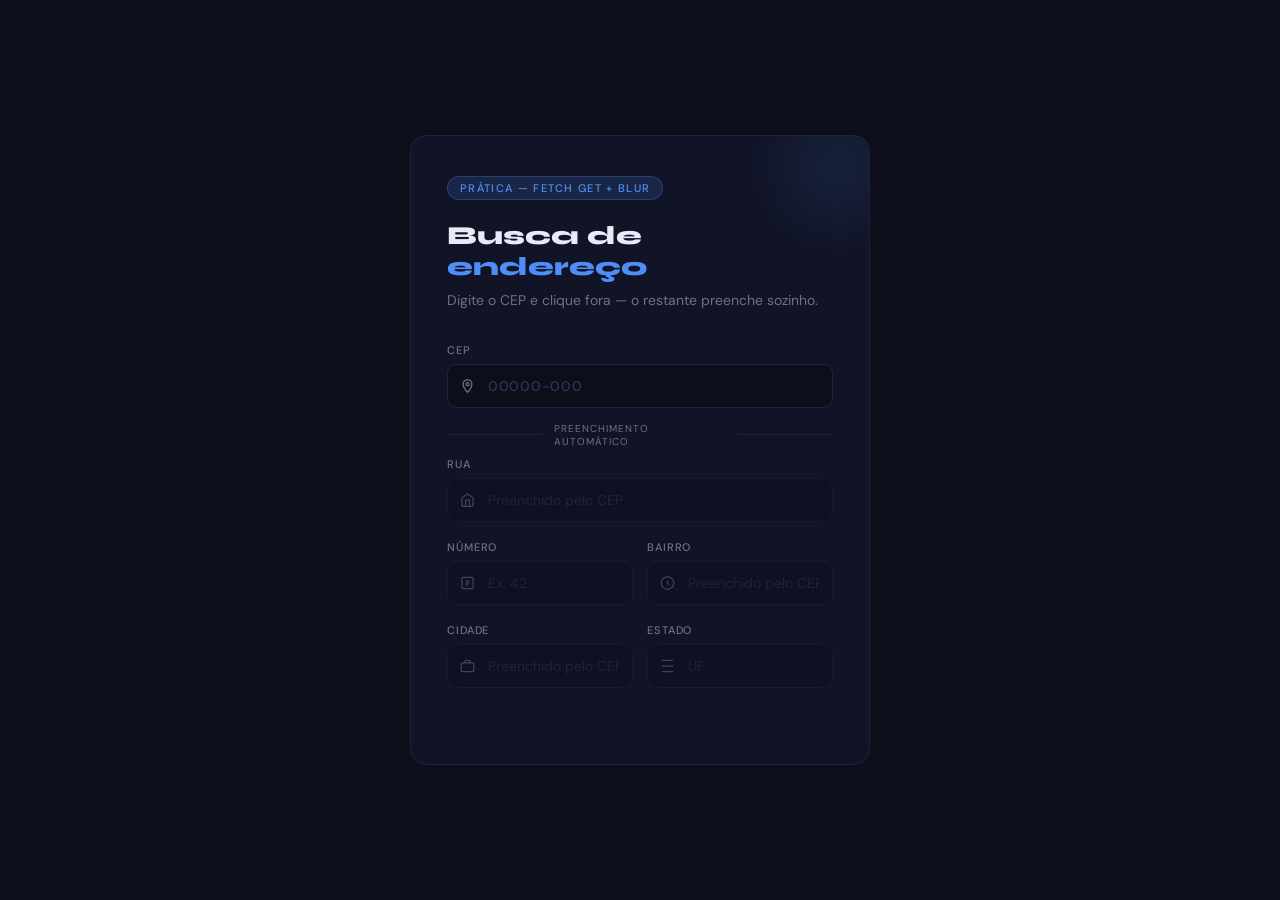
<file: index.html>
<!DOCTYPE html>
<html lang="pt-BR">
<head>
<meta charset="UTF-8">
<meta name="viewport" content="width=device-width, initial-scale=1.0">
<link href="https://fonts.googleapis.com/css2?family=Syne:wght@400;600;700;800&family=DM+Sans:wght@300;400;500&display=swap" rel="stylesheet">
<link rel="stylesheet" href="style.css">
<title>Validador de CEP — Renan Dev</title>
<meta name="description" content="Digite um CEP e veja o endereço preencher automaticamente. Projeto de prática com Fetch API e JavaScript."/>
</head>
<body>

<div class="card">
  <div class="tag">Prática — Fetch GET + blur</div>
  <h1>Busca de <span>endereço</span></h1>
  <p class="subtitle">Digite o CEP e clique fora — o restante preenche sozinho.</p>

  <!-- CEP -->
  <div class="field">
    <label>CEP</label>
    <div class="input-wrap">
      <svg class="input-icon" viewBox="0 0 24 24" fill="none" stroke="currentColor" stroke-width="2">
        <path d="M12 2C8.13 2 5 5.13 5 9c0 5.25 7 13 7 13s7-7.75 7-13c0-3.87-3.13-7-7-7z"/>
        <circle cx="12" cy="9" r="2.5"/>
      </svg>
      <input type="text" id="cep" placeholder="00000-000" maxlength="9" />
      <!-- Spinner que controlaa via JS -->
      <svg class="cep-loader" id="loader" viewBox="0 0 24 24" fill="none" stroke="var(--accent)" stroke-width="2.5">
        <path d="M12 2v4M12 18v4M4.93 4.93l2.83 2.83M16.24 16.24l2.83 2.83M2 12h4M18 12h4M4.93 19.07l2.83-2.83M16.24 7.76l2.83-2.83"/>
      </svg>
    </div>
  </div>

  <div class="divider">
    <span class="divider-label">preenchimento automático</span>
  </div>

  <!-- Rua -->
  <div class="field">
    <label>Rua</label>
    <div class="input-wrap">
      <svg class="input-icon" viewBox="0 0 24 24" fill="none" stroke="currentColor" stroke-width="2">
        <path d="M3 9l9-7 9 7v11a2 2 0 0 1-2 2H5a2 2 0 0 1-2-2z"/>
        <polyline points="9 22 9 12 15 12 15 22"/>
      </svg>
      <input type="text" id="rua" placeholder="Preenchido pelo CEP" disabled />
    </div>
  </div>

  <!-- Número + Bairro -->
  <div class="field-row">
    <div>
      <label>Número</label>
      <div class="input-wrap">
        <svg class="input-icon" viewBox="0 0 24 24" fill="none" stroke="currentColor" stroke-width="2">
          <rect x="3" y="3" width="18" height="18" rx="2"/>
          <path d="M9 9h6M9 12h6M9 15h4"/>
        </svg>
        <input type="text" id="numero" placeholder="Ex: 42" disabled />
      </div>
    </div>
    <div>
      <label>Bairro</label>
      <div class="input-wrap">
        <svg class="input-icon" viewBox="0 0 24 24" fill="none" stroke="currentColor" stroke-width="2">
          <circle cx="12" cy="12" r="10"/>
          <path d="M12 8v4l3 3"/>
        </svg>
        <input type="text" id="bairro" placeholder="Preenchido pelo CEP" disabled />
      </div>
    </div>
  </div>

  <!-- Cidade / Estado -->
  <div class="field-row">
    <div>
      <label>Cidade</label>
      <div class="input-wrap">
        <svg class="input-icon" viewBox="0 0 24 24" fill="none" stroke="currentColor" stroke-width="2">
          <rect x="2" y="7" width="20" height="14" rx="2"/>
          <path d="M16 7V5a2 2 0 0 0-2-2h-4a2 2 0 0 0-2 2v2"/>
        </svg>
        <input type="text" id="cidade" placeholder="Preenchido pelo CEP" disabled />
      </div>
    </div>
    <div>
      <label>Estado</label>
      <div class="input-wrap">
        <svg class="input-icon" viewBox="0 0 24 24" fill="none" stroke="currentColor" stroke-width="2">
          <path d="M3 3h18M3 12h18M3 21h18"/>
        </svg>
        <input type="text" id="estado" placeholder="UF" disabled />
      </div>
    </div>
  </div>

  <div id="status"></div>
</div>

<script src="script.js"></script>
</body>
</html>
</file>
<file: style.css>
* { margin: 0; padding: 0; box-sizing: border-box; }

  :root {
    --bg: #0c0e1a;
    --surface: #111427;
    --border: #1e2240;
    --accent: #4f8ef7;
    --accent-glow: rgba(79, 142, 247, 0.15);
    --text: #e8eaf6;
    --muted: #6b7280;
    --error: #f87171;
    --success: #34d399;
    --warning: rgba(251,191,36,0.9);
  }

  body {
    background: var(--bg);
    font-family: 'DM Sans', sans-serif;
    min-height: 100vh;
    display: flex;
    align-items: center;
    justify-content: center;
    padding: 24px;
  }

  .card {
    width: 100%;
    max-width: 460px;
    background: var(--surface);
    border: 1px solid var(--border);
    border-radius: 16px;
    padding: 40px 36px;
    position: relative;
    overflow: hidden;
  }

  .card::before {
    content: '';
    position: absolute;
    top: -60px;
    right: -60px;
    width: 180px;
    height: 180px;
    background: radial-gradient(circle, rgba(79,142,247,0.10) 0%, transparent 70%);
    pointer-events: none;
  }

  .tag {
    display: inline-block;
    font-size: 11px;
    font-weight: 500;
    letter-spacing: 0.12em;
    text-transform: uppercase;
    color: var(--accent);
    background: var(--accent-glow);
    border: 1px solid rgba(79,142,247,0.25);
    border-radius: 20px;
    padding: 4px 12px;
    margin-bottom: 20px;
  }

  h1 {
    font-family: 'Syne', sans-serif;
    font-size: 26px;
    font-weight: 800;
    color: var(--text);
    line-height: 1.2;
    margin-bottom: 8px;
  }

  h1 span { color: var(--accent); }

  .subtitle {
    font-size: 14px;
    color: var(--muted);
    margin-bottom: 32px;
    line-height: 1.5;
  }

  .field {
    margin-bottom: 18px;
  }

  .field-row {
    display: grid;
    grid-template-columns: 1fr 1fr;
    gap: 14px;
    margin-bottom: 18px;
  }

  label {
    display: block;
    font-size: 11px;
    font-weight: 500;
    letter-spacing: 0.08em;
    text-transform: uppercase;
    color: var(--muted);
    margin-bottom: 7px;
  }

  .input-wrap {
    position: relative;
  }

  .input-icon {
    position: absolute;
    left: 13px;
    top: 50%;
    transform: translateY(-50%);
    width: 15px;
    height: 15px;
    color: var(--muted);
    pointer-events: none;
    transition: color 0.2s;
  }

  input {
    width: 100%;
    background: var(--bg);
    border: 1px solid var(--border);
    border-radius: 10px;
    padding: 12px 12px 12px 40px;
    font-family: 'DM Sans', sans-serif;
    font-size: 14px;
    color: var(--text);
    outline: none;
    transition: border-color 0.2s, box-shadow 0.2s, opacity 0.2s;
  }

  input::placeholder { color: #2e3455; }

  input:focus {
    border-color: var(--accent);
    box-shadow: 0 0 0 3px var(--accent-glow);
  }

  input:disabled {
    opacity: 0.45;
    cursor: not-allowed;
  }

  input.filled {
    border-color: rgba(52,211,153,0.35);
    color: var(--success);
  }

  input.invalid {
    border-color: rgba(248,113,113,0.5);
    box-shadow: 0 0 0 3px rgba(248,113,113,0.08);
  }

  /* CEP field especial */
  #cep {
    letter-spacing: 0.05em;
    font-weight: 500;
  }

  .cep-loader {
    position: absolute;
    right: 13px;
    top: 50%;
    transform: translateY(-50%);
    width: 16px;
    height: 16px;
    display: none;
  }

  .cep-loader.spinning {
    display: block;
    animation: spin 0.7s linear infinite;
  }

  @keyframes spin {
    to { transform: translateY(-50%) rotate(360deg); }
  }

  .divider {
    height: 1px;
    background: var(--border);
    margin: 26px 0 22px;
    position: relative;
  }

  .divider-label {
    position: absolute;
    top: 50%;
    left: 50%;
    transform: translate(-50%, -50%);
    background: var(--surface);
    padding: 0 10px;
    font-size: 10px;
    letter-spacing: 0.1em;
    text-transform: uppercase;
    color: var(--muted);
  }

  #status {
    margin-top: 6px;
    font-size: 13px;
    min-height: 18px;
    border-radius: 8px;
    transition: all 0.25s;
  }

  #status.success {
    color: var(--success);
    background: rgba(52,211,153,0.07);
    border: 1px solid rgba(52,211,153,0.18);
    padding: 9px 12px;
  }

  #status.error {
    color: var(--error);
    background: rgba(248,113,113,0.07);
    border: 1px solid rgba(248,113,113,0.18);
    padding: 9px 12px;
  }
</file>
